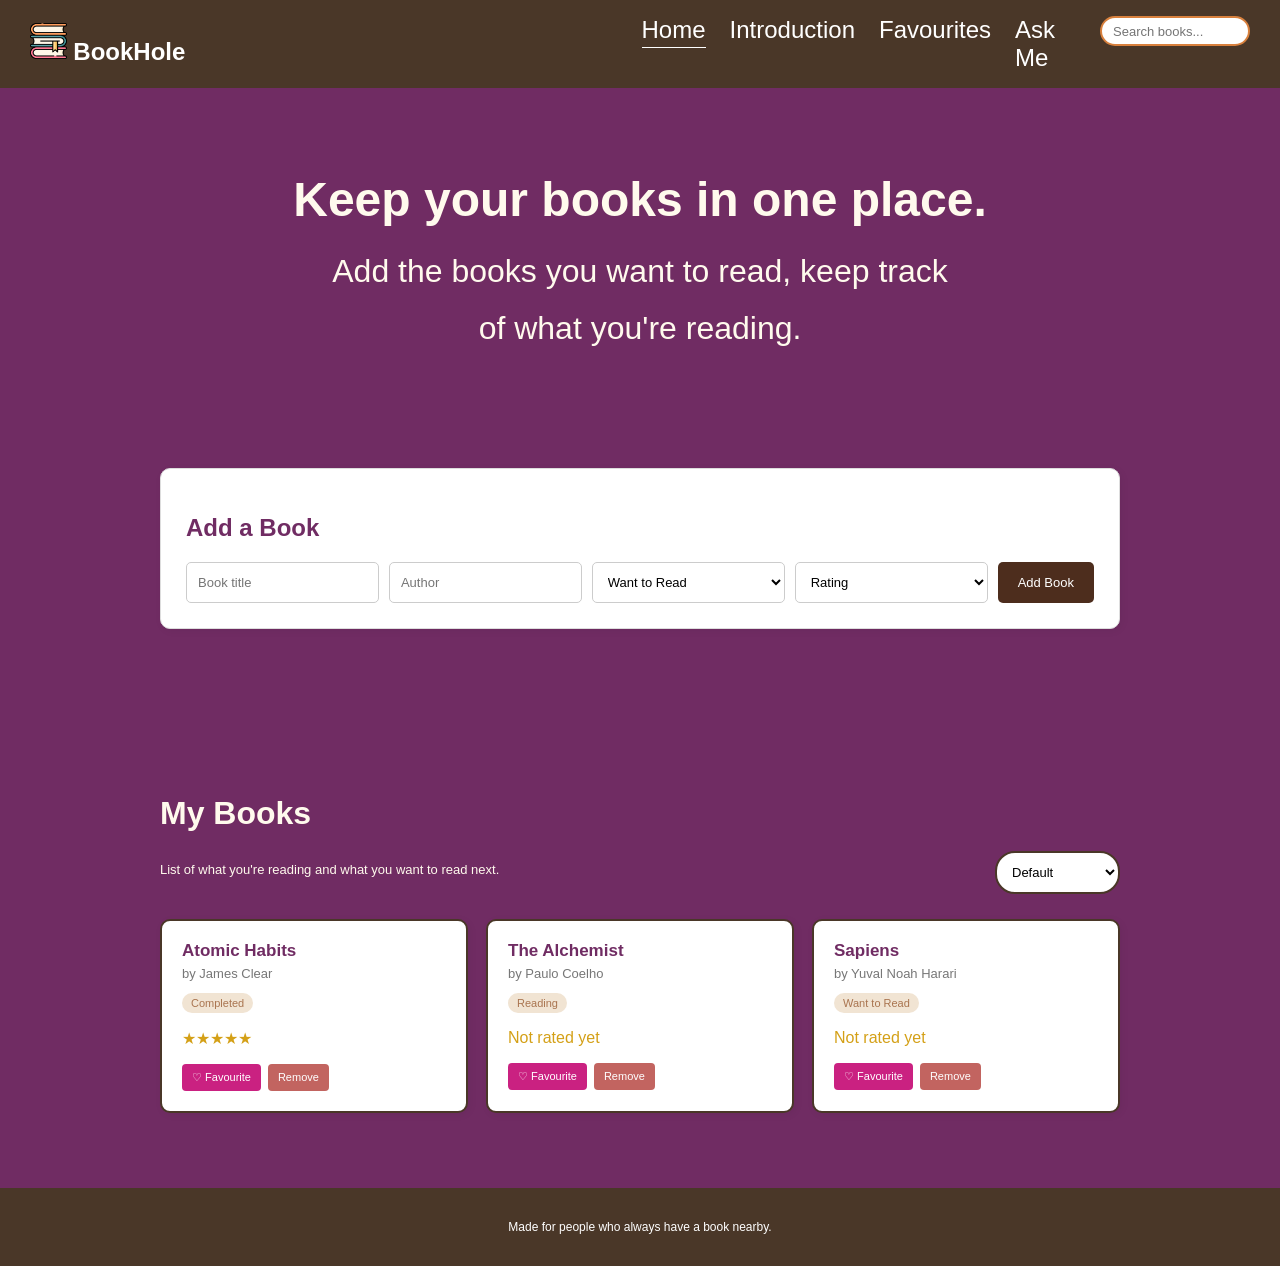
<file: index.html>
<!DOCTYPE html>
<html lang="en">
<head>
  <meta charset="UTF-8">
  <meta name="viewport" content="width=device-width, initial-scale=1.0">
  <link rel="stylesheet" href="style.css">
<link rel="preconnect" href="https://fonts.googleapis.com">
<link rel="preconnect" href="https://fonts.gstatic.com" crossorigin>
<link href="https://fonts.googleapis.com/css2?family=Space+Grotesk:wght@500&display=swap" rel="stylesheet">
</head>
<body>
  <header>
    <nav class="navbar">
      <a class="logo" href="index.html"><img src="./assets/books.png" alt="books stack logo for website"/>  BookHole</a>
      <ul class="nav-links">
        <li><a class="active" href="index.html">Home</a></li>
        <li> <a href="intro.html">Introduction</a></li>
        <li><a href="favorites.html">Favourites</a></li>
        <li><a href="askme.html">Ask Me</a></li>
        <li><input class="book-tools search-small" type="text" id="searchInput" placeholder="Search books..."></li>
      </ul>
    </nav>
  </header>

  <main>
    <section class="master home-master">
      <h1>Keep your books in one place.</h1>
      <p>Add the books you want to read, keep track of what you're reading.</p>
    </section>

    <section class="content-section">
      <div class="add-box">
        <h2>Add a Book</h2>
        <form id="bookForm">
          <input type="text" id="titleInput" placeholder="Book title" required>
          <input type="text" id="authorInput" placeholder="Author" required>
          <select id="statusInput">
            <option value="Want to Read">Want to Read</option>
            <option value="Reading">Currently Reading</option>
            <option value="Completed">Completed</option>
          </select>
          <select id="ratingInput">
            <option value="0">Rating</option>
            <option value="1">1 star</option>
            <option value="2">2 stars</option>
            <option value="3">3 stars</option>
            <option value="4">4 stars</option>
            <option value="5">5 stars</option>
          </select>
          <button class="button" type="submit">Add Book</button>
        </form>
      </div>
    </section>

    <section class="home-content">
      <div class="section-row">
        <div>
          <h2>My Books</h2>
          <p class="muted">List of what you're reading and what you want to read next.</p>
        </div>
        <div class="book-tools">
          <select class="sort-small" id="sortSelect">
            <option value="Default">Default</option>
            <option value="Title">A to Z</option>
            <option value="Rating">Rating</option>
          </select>
        </div>
      </div>

      <div class="book-grid" id="homeBooks"></div>
      <p id="emptyHome" class="empty-message">No books yet. Add your first book above.</p>
    </section>
  </main>

  <footer>
    <p>Made for people who always have a book nearby.</p>
  </footer>
  <script src="script.js"></script>
</body>
</html>
</file>
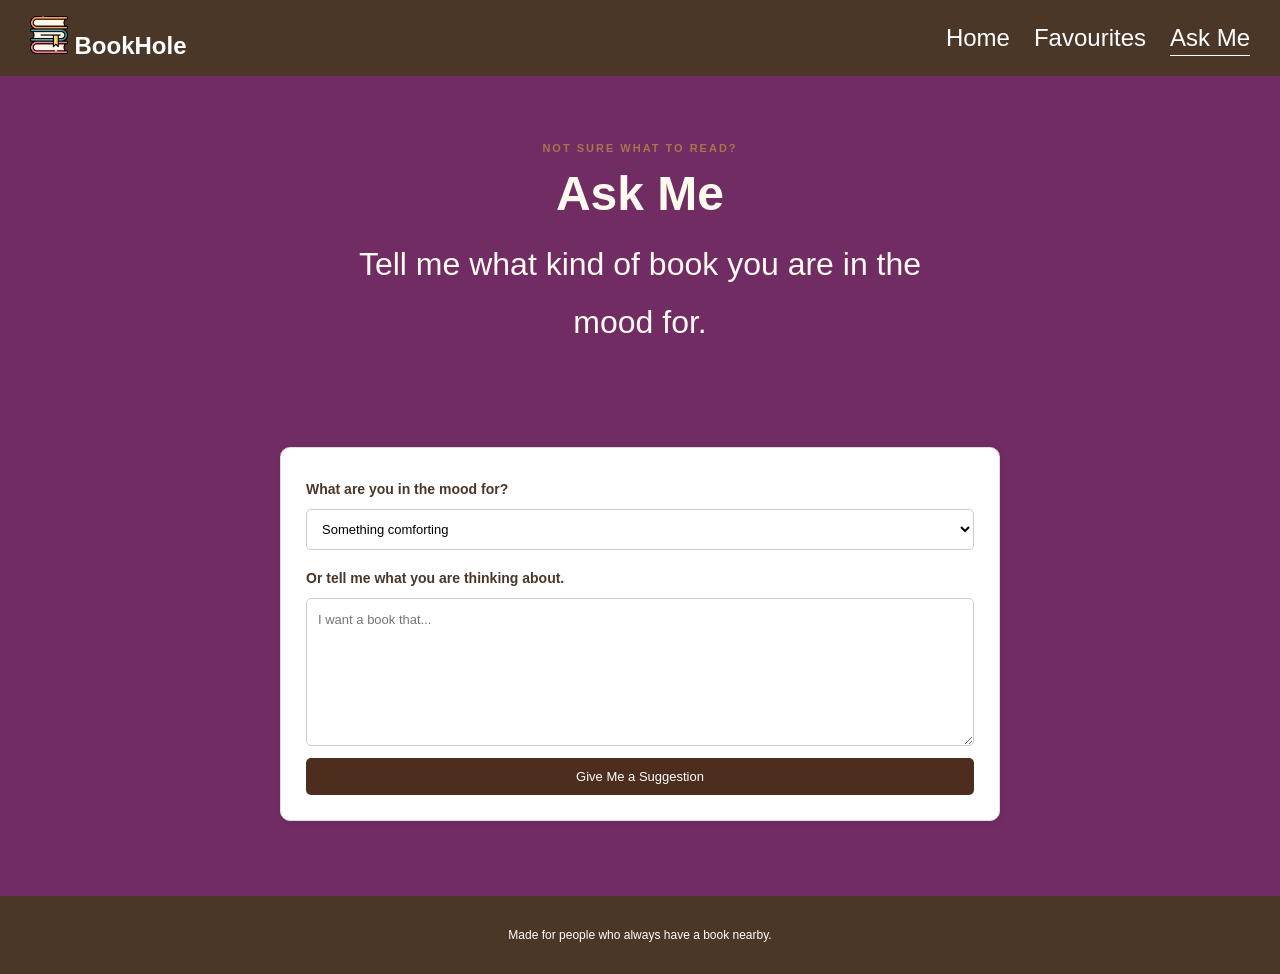
<file: askme.html>
<!DOCTYPE html>
<html lang="en">
<head>
  <meta charset="UTF-8">
  <meta name="viewport" content="width=device-width, initial-scale=1.0">
  <link rel="stylesheet" href="style.css">
<link rel="preconnect" href="https://fonts.googleapis.com">
<link rel="preconnect" href="https://fonts.gstatic.com" crossorigin>
<link href="https://fonts.googleapis.com/css2?family=Space+Grotesk:wght@500&display=swap" rel="stylesheet">
</head>
<body>
  <header>
    <nav class="navbar">
      <a class="logo" href="index.html"><img src="./assets/books.png" alt="books stack logo for website"/> BookHole</a>
      <ul class="nav-links">
        <li><a href="index.html">Home</a></li>
        <li><a href="favorites.html">Favourites</a></li>
        <li><a class="active" href="askme.html">Ask Me</a></li>
      </ul>
    </nav>
  </header>

  <main>
    <section class="page-heading">
      <p class="small-title">NOT SURE WHAT TO READ?</p>
      <h1>Ask Me</h1>
      <p>Tell me what kind of book you are in the mood for.</p>
    </section>

    <section class="ask-section">
      <form id="askForm" class="ask-card">
        <label for="mood">What are you in the mood for?</label>
        <select id="mood">
          <option value="comfort">Something comforting</option>
          <option value="mystery">A mystery</option>
          <option value="non-fiction">Political</option>
          <option value="adventure">An adventure</option>
          <option value="thoughtful">Something thoughtful</option>
          <option value="easy">Something easy and fun</option>
        </select>

        <label for="thoughts">Or tell me what you are thinking about.</label>
        <textarea id="thoughts" rows="6" placeholder="I want a book that... "></textarea>

        <button class="button" type="submit">Give Me a Suggestion</button>
      </form>

      <div id="answer" class="answer-card hidden"></div>
    </section>
  </main>

  <footer>
    <p>Made for people who always have a book nearby.</p>
  </footer>
  <script src="script.js"></script>
</body>
</html>
</file>
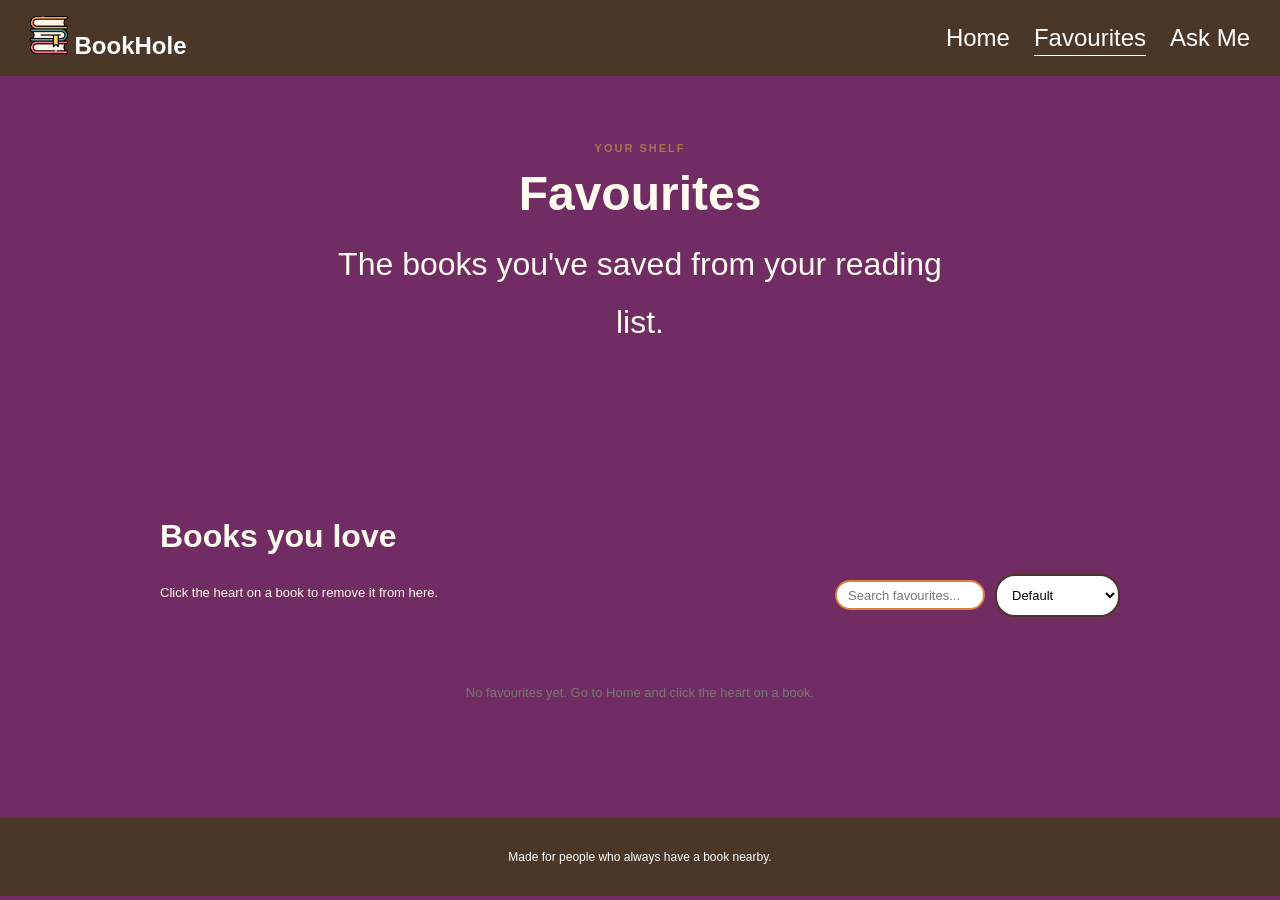
<file: favorites.html>
<!DOCTYPE html>
<html lang="en">
<head>
  <meta charset="UTF-8">
  <meta name="viewport" content="width=device-width, initial-scale=1.0">
  <link rel="stylesheet" href="style.css">
<link rel="preconnect" href="https://fonts.googleapis.com">
<link rel="preconnect" href="https://fonts.gstatic.com" crossorigin>
<link href="https://fonts.googleapis.com/css2?family=Space+Grotesk:wght@500&display=swap" rel="stylesheet">
</head>
<body>
  <header>
    <nav class="navbar">
      <a class="logo" href="index.html"><img src="./assets/books.png" alt="books stack logo for website"/>  BookHole</a>
      <ul class="nav-links">
        <li><a href="index.html">Home</a></li>
        <li><a class="active" href="favorites.html">Favourites</a></li>
        <li><a href="askme.html">Ask Me</a></li>
      </ul>
    </nav>
  </header>

  <main>
    <section class="page-heading">
      <p class="small-title">YOUR SHELF</p>
      <h1>Favourites</h1>
      <p>The books you've saved from your reading list.</p>
    </section>

    <section class="content-section">
      <div class="section-row favourites-row">
        <div>
          <h2>Books you love</h2>
          <p class="muted">Click the heart on a book to remove it from here.</p>
        </div>
        <div class="book-tools">
          <input class="search-small" type="text" id="searchInput" placeholder="Search favourites...">
          <select class="sort-small" id="sortSelect">
            <option value="Default">Default</option>
            <option value="Title">A to Z</option>
            <option value="Rating">Rating</option>
          </select>
        </div>
      </div>

      <div class="book-grid" id="bookGrid"></div>
      <p id="emptyFavorites" class="empty-message">No favourites yet. Go to Home and click the heart on a book.</p>
    </section>
  </main>

  <footer>
    <p>Made for people who always have a book nearby.</p>
  </footer>
  <script src="script.js"></script>
</body>
</html>
</file>
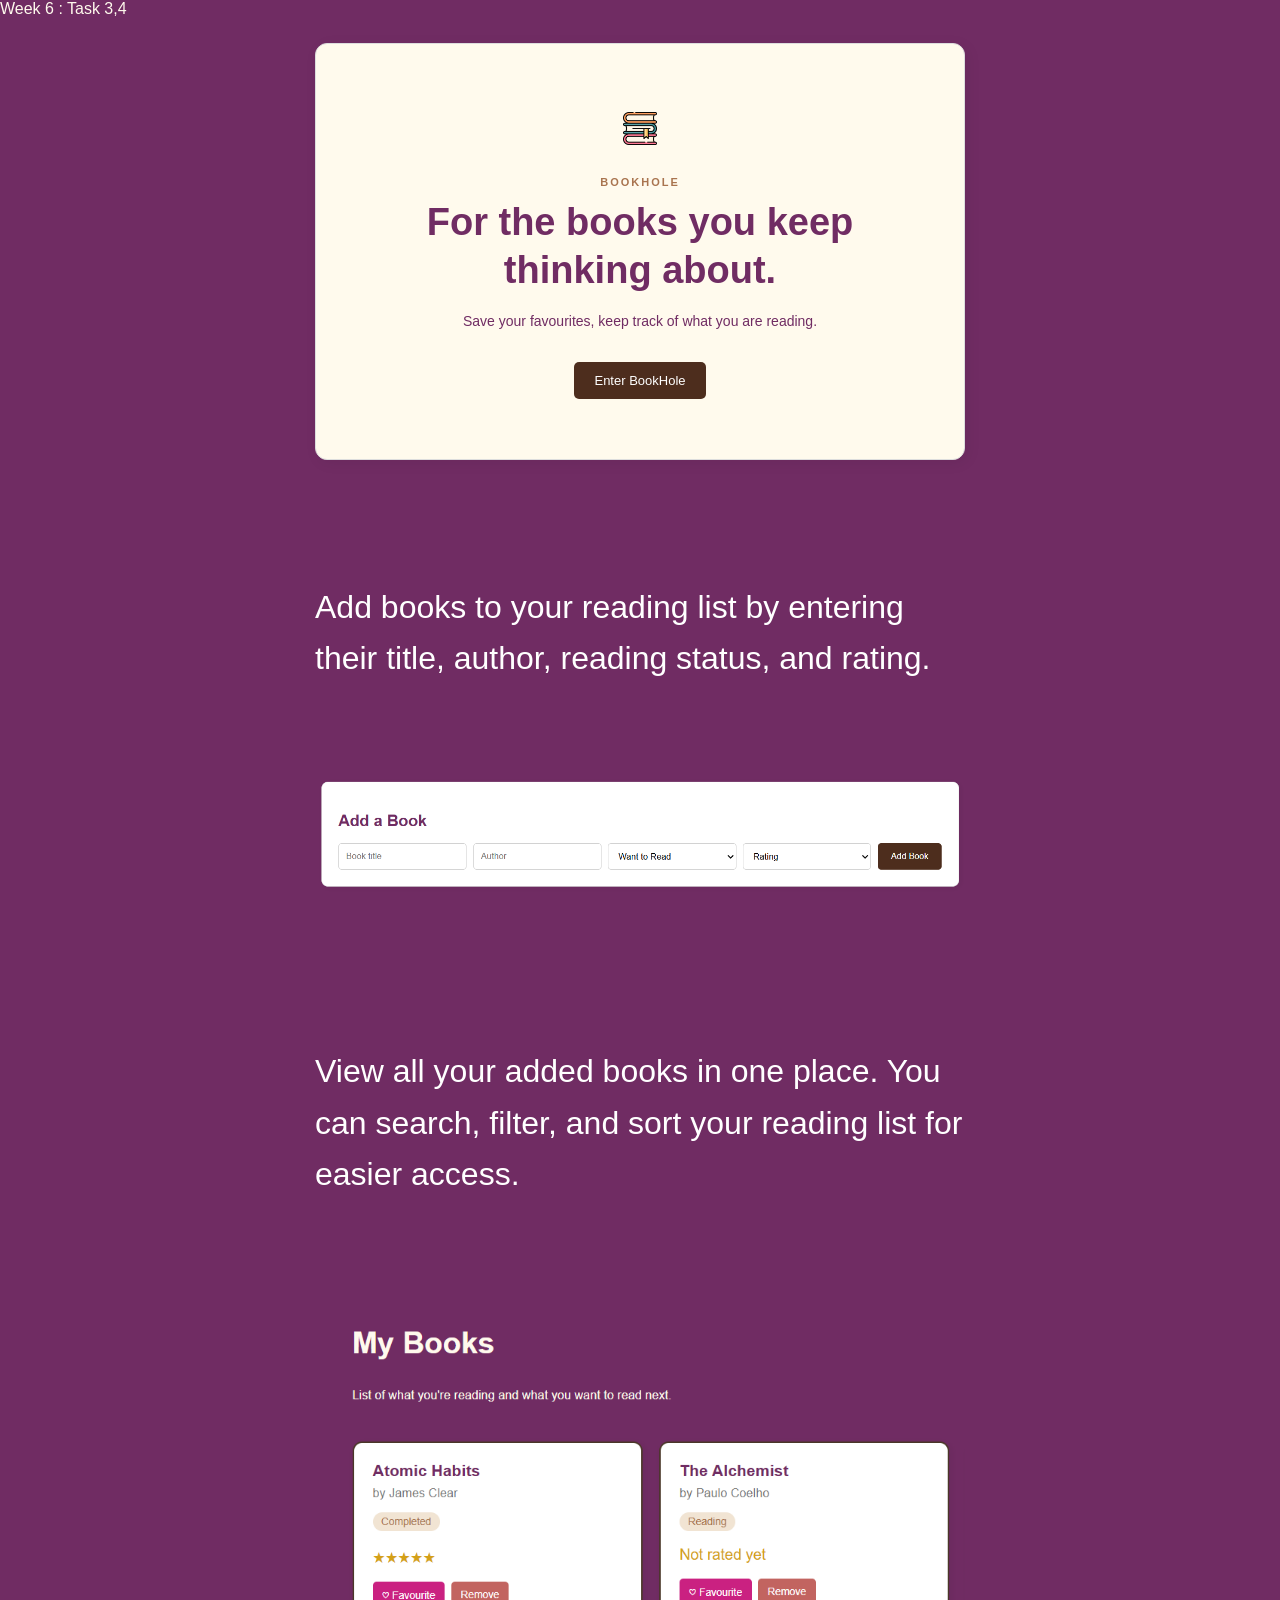
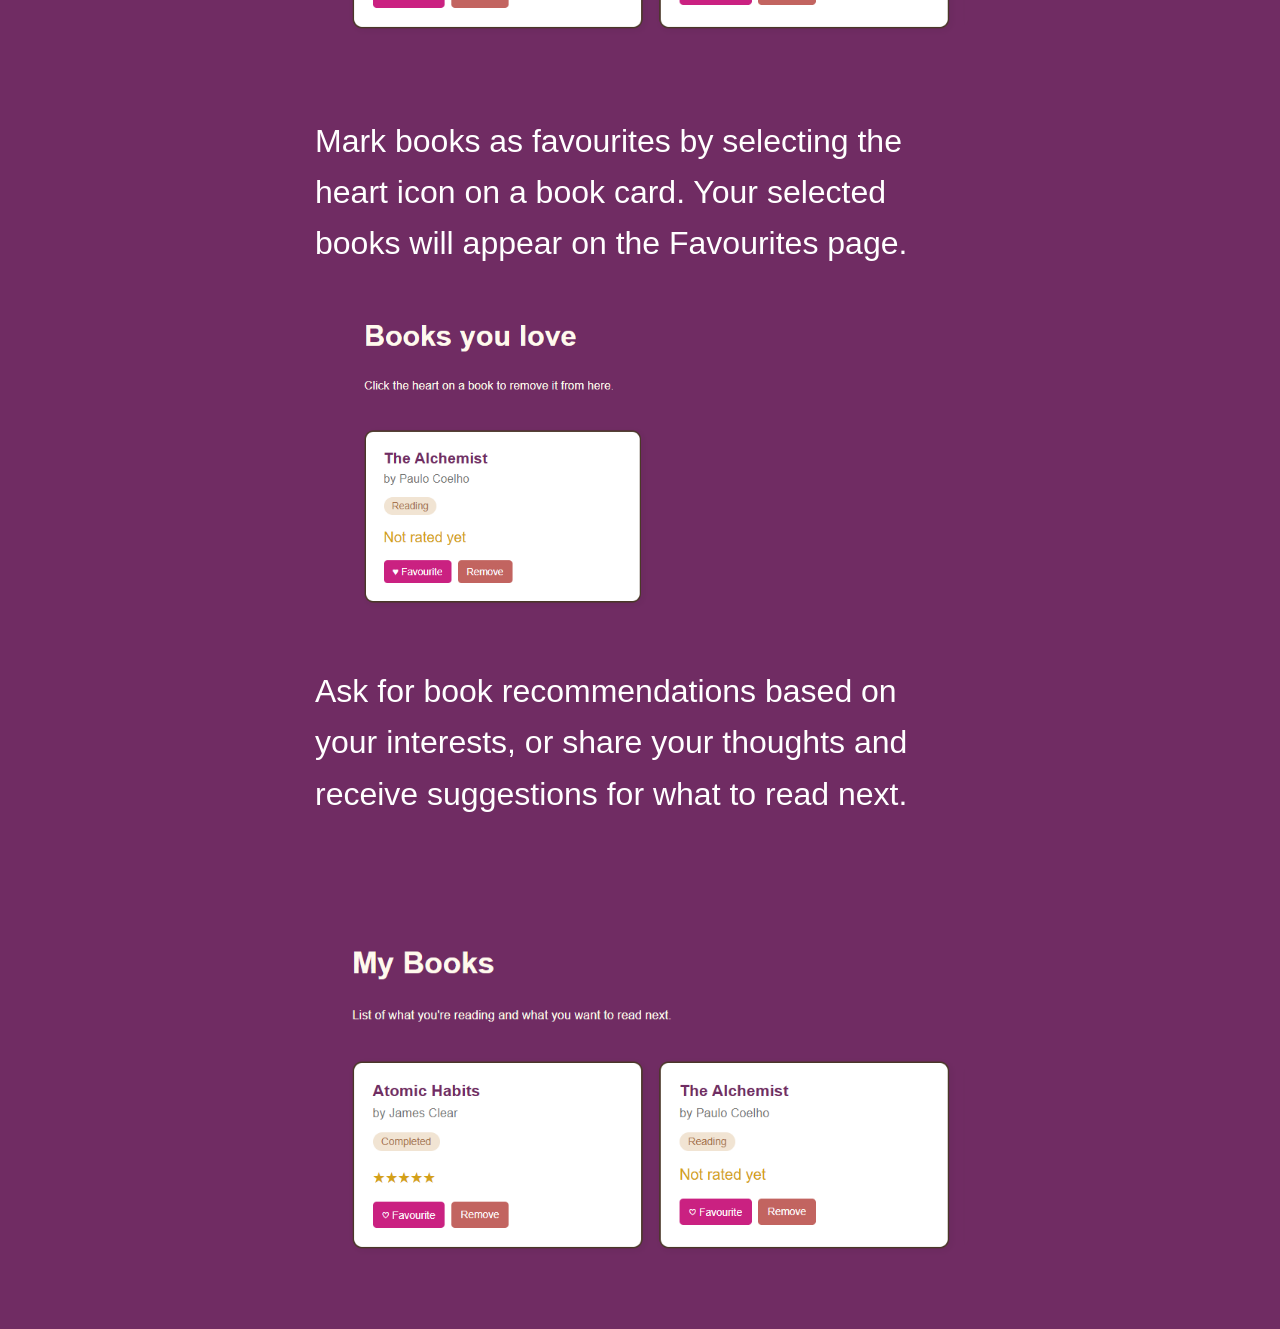
<file: intro.html>
<!doctype html>
<html lang="en">
  <head>
    <meta charset="UTF-8" />
    <meta name="viewport" content="width=device-width, initial-scale=1.0" />
    <link rel="stylesheet" href="style.css" />
    <link rel="preconnect" href="https://fonts.googleapis.com" />
    <link rel="preconnect" href="https://fonts.gstatic.com" crossorigin />
    <link
      href="https://fonts.googleapis.com/css2?family=Space+Grotesk:wght@500&display=swap"
      rel="stylesheet"
    />
    <title>Week6 final project</title>
  </head>
  <!-- task 3 and 4 -->
  <header>Week 6 : Task 3,4</header>
  <body class="intro-page">
    <main class="intro-wrap">
      <section class="intro-card">
        <div class="book-mark">
          <img src="./assets/books.png" alt="books stack logo for website" />
        </div>
        <p class="small-title">BOOKHOLE</p>
        <h1>For the books you keep thinking about.</h1>
        <p>Save your favourites, keep track of what you are reading.</p>
        <a class="button" href="index.html">Enter BookHole</a>
      </section>

      <div class="infos">
        <div>
          <p>
            Add books to your reading list by entering their title, author,
            reading status, and rating.
          </p>
          <img src="./assets/addbook.png" alt="screeshot1" />
        </div>
        <div>
          <p>
            View all your added books in one place. You can search, filter, and
            sort your reading list for easier access.
          </p>
          <img src="./assets/list.png" alt="screeshot2" />
        </div>
        <div>
          <p>
            Mark books as favourites by selecting the heart icon on a book card.
            Your selected books will appear on the Favourites page.
          </p>
          <img src="./assets/fave.png" alt="screeshot3" />
        </div>
        <div>
          <p>
            Ask for book recommendations based on your interests, or share your
            thoughts and receive suggestions for what to read next.
          </p>
          <img src="./assets/list.png" alt="screeshot4" />
        </div>
      </div>
    </main>
  </body>
</html>
</file>
<file: style.css>
* {
  box-sizing: border-box;
}

body {
  margin: 0;
  font-family: "Caveat", sans-serif;
  color: #fffaed;
  background-color: #702c63;
}

img{
  width:6%;
}

a {
  color: inherit;
}

.navbar {
  display: flex;
  justify-content: space-between;
  align-items: center;
  background-color: #4a3728;
  padding: 16px 30px;
}

.logo {
  color: white;
  text-decoration: none;
  font-weight: bold;
  font-size: 24px;
}

.nav-links {
  list-style: none;
  display: flex;
  gap: 24px;
  margin: 0;
  padding: 0;
}

.nav-links a {
  color: #fff;
  text-decoration: none;
  font-size: 24px;
  padding-bottom: 4px;
}

.nav-links a:hover,
.nav-links a.active {
  border-bottom: 1px solid #fff;
}

.search-small {
  width: 150px;
  height: 30px;
  border: 2.5px solid #d8803d;
  border-radius: 20px;
}

.master,
.page-heading {
  font-size: 2rem;
  text-align: center;
}

.master {
  padding: 75px 20px 70px;
  background-color: #702c63;
  font-size:2rem;
}

.home-master h1,
.page-heading h1 {
  max-width: 760px;
  margin: 8px auto 14px;
 color: #fffaed;
  font-size: 3rem;
  line-height: 1.2;
}

.master p:not(.small-title),
.page-heading p:not(.small-title) {
  max-width: 620px;
  margin: 0 auto;
  line-height: 1.8;
  color: #fffaed;
}

.small-title {
  letter-spacing: 2px;
  font-size: 11px;
  color: #a9744f;
  font-weight: bold;
}

.master-buttons {
  display: flex;
  justify-content: center;
  gap: 12px;
  flex-wrap: wrap;
  margin-top: 28px;
}

.button {
  display: inline-block;
  background-color: #4d2d1d;
  color: #fff;
  border: 0;
  border-radius: 5px;
  padding: 11px 20px;
  text-decoration: none;
  cursor: pointer;
  font-family: inherit;
  font-size: 13px;
}

.button:hover {
  background-color: #702c63;
}

.button-light {
  background-color: #fff;
  color: #4a3728;
  border: 1px solid #702c63;
}

.home-content,
.content-section,
.ask-section {
  max-width: 1000px;
  margin: 0 auto;
  padding: 40px 20px 55px;
}

.section-row h2{
  color: #fffaed;
  font-size: 2rem;
}

h2 {
 color: #702c63;
}

.muted {
  color: #fffaed;
  font-size: 13px;
  line-height: 1.7;
}

.book-grid {
  display: grid;
  grid-template-columns: repeat(3, 1fr);
  gap: 18px;
  margin-top: 25px;
}

.book-card {
  background-color: #fff;
  border: 2px solid #4a3728;;
  border-radius: 10px;
  padding: 20px;
  box-shadow: 2px 2px 8px rgba(0, 0, 0, .05);
}

.book-card h3 {
  margin: 0 0 5px;
 color:#702c63;
  font-size: 17px;
}

.author {
  color: #777;
  font-size: 13px;
  margin: 0 0 12px;
}

.status-tag {
  display: inline-block;
  background-color: #f1e4d3;
  color: #a9744f;
  padding: 4px 9px;
  border-radius: 20px;
  font-size: 11px;
}

.rating {
  color: #d4a017;
  min-height: 18px;
}

.card-actions {
  display: flex;
  gap: 7px;
  flex-wrap: wrap;
  margin-top: 12px;
}

.card-actions button {
  border: 0;
  border-radius: 4px;
  padding: 7px 10px;
  color: white;
  cursor: pointer;
  font-family: inherit;
  font-size: 11px;
}

.fav-btn {
  background-color: #ca2181;
}

.delete-btn {
  background-color: #c26460;
}

.page-heading {
  background-color: #702c63;;
  padding: 55px 20px;
}

.add-box,
.ask-card,
.answer-card {
  background-color: #fff;
  border: 1px solid #ddd;
  border-radius: 10px;
  padding: 25px;
  box-shadow: 2px 2px 8px rgba(0, 0, 0, .05);
}

.add-box form {
  display: flex;
  flex-wrap: wrap;
  gap: 10px;
}

input,
select,
textarea {
  font-family: inherit;
  font-size: 13px;
  border: 1px solid #ccc;
  border-radius: 5px;
  padding: 11px;
  background-color: white;
}

.add-box input,
.add-box select {
  flex: 1 1 180px;
}

.section-row {
  display: flex;
  justify-content: space-between;
  align-items: end;
  gap: 20px;
  margin-top: 45px;
}

.sort-small{
  border-radius: 20px;
  border: 2px solid #4a3728;
}

.empty-message {
  text-align: center;
  color: #777;
  font-size: 13px;
  padding: 30px 0;
}

.ask-section {
  max-width: 760px;
}

.ask-card {
  display: flex;
  flex-direction: column;
  gap: 12px;
}

.ask-card label {
  color: #4a3728;
  font-weight: bold;
  font-size: 14px;
  margin-top: 8px;
}

.ask-card textarea {
  resize: vertical;
  line-height: 1.6;
}

.answer-card {
  margin-top: 20px;
  line-height: 1.8;
}

.answer-card h2 {
  margin-top: 0;
}

.hidden {
  display: none;
}

.intro-page {
  min-height: 100vh;
  background-color: #702c63;
}

.intro-wrap {
  min-height: 100vh;
  display: flex;
  flex-direction: column;
  justify-content: center;
  align-items: center;
  padding: 25px;
}

.intro-card {
  background-color: #fffaed;
  max-width: 650px;
  padding: 60px 45px;
  text-align: center;
  border: 1px solid #ddd;
  border-radius: 12px;
  box-shadow: 3px 3px 15px rgba(0, 0, 0, .06);
  margin-bottom: 70px;
}
.infos{
   color: white;
  max-width: 650px;
  margin-top: 20px;
  line-height: 1.6;
}

.book-mark {
  font-size: 45px;
  margin-bottom: 20px;
}

.intro-card h1 {
  color: #702c63;
  font-size: 38px;
  line-height: 1.25;
  margin: 8px 0 15px;
}

.intro-card p:not(.small-title) {
  color: #702c63;
  line-height: 1.8;
  font-size: 14px;
  margin-bottom: 28px;
}

.infos{
  width:100%;
  margin-left: 0;
  font-size: 2rem;
}
.infos img{
  width: 100%;
}

footer {
  text-align: center;
  padding: 20px;
  background-color: #4a3728;
  color: #fff;
  font-size: 12px;
  margin-top: 20px;
}



@media (max-width: 768px) {
  .book-grid {
    grid-template-columns: repeat(2, 1fr);
  }

  .home-master h1,
  .page-heading h1 {
    font-size: 32px;
  }
}

@media (max-width: 480px) {
  .navbar {
    flex-direction: column;
    gap: 12px;
  }

  .nav-links {
    gap: 14px;
  }

  .book-grid {
    grid-template-columns: 1fr;
  }

  .section-row {
    flex-direction: column;
    align-items: stretch;
  }

  .search-small {
    width: 100%;
  }

  .intro-card {
    padding: 40px 24px;
  }

  .intro-card h1 {
    font-size: 29px;
  }

  .home-master h1,
  .page-heading h1 {
    font-size: 27px;
  }
}

.book-tools {
  display: flex;
  gap: 10px;
  align-items: center;
}

.sort-small {
  min-width: 125px;
}
</file>
